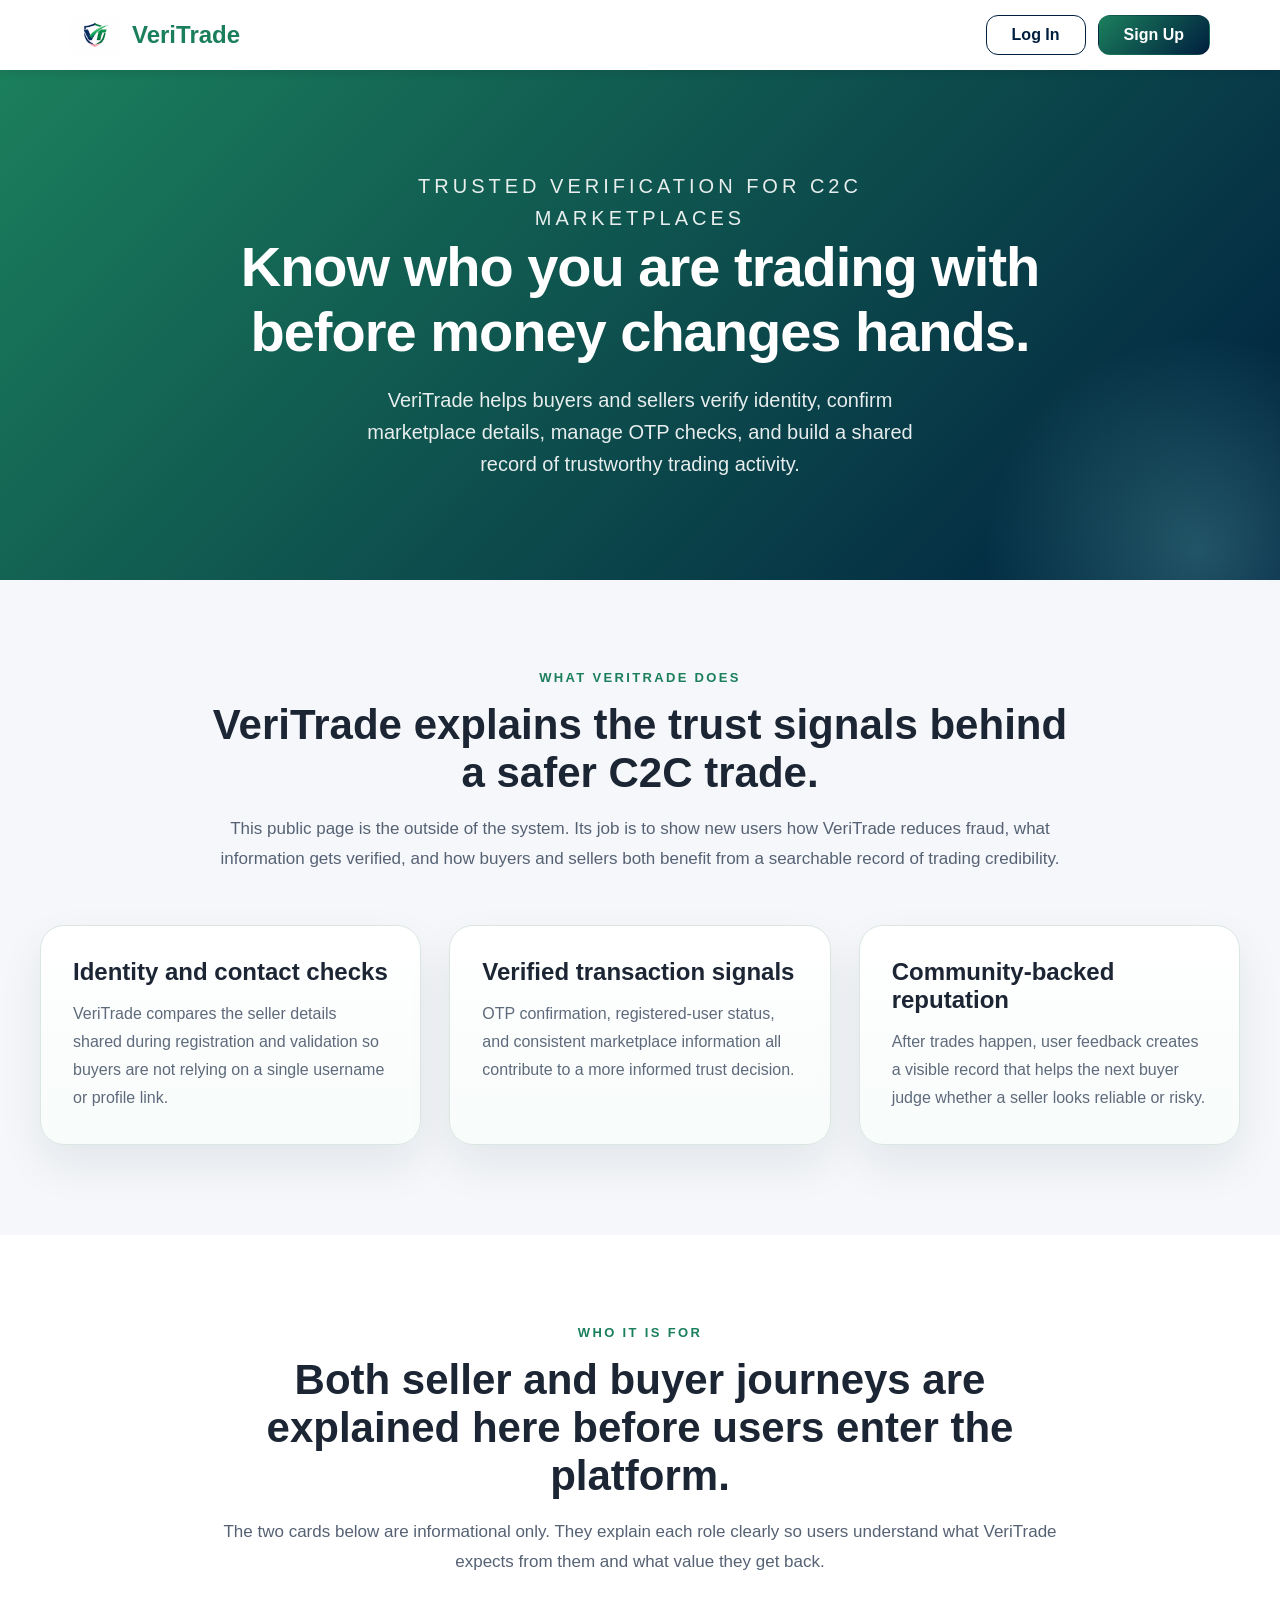
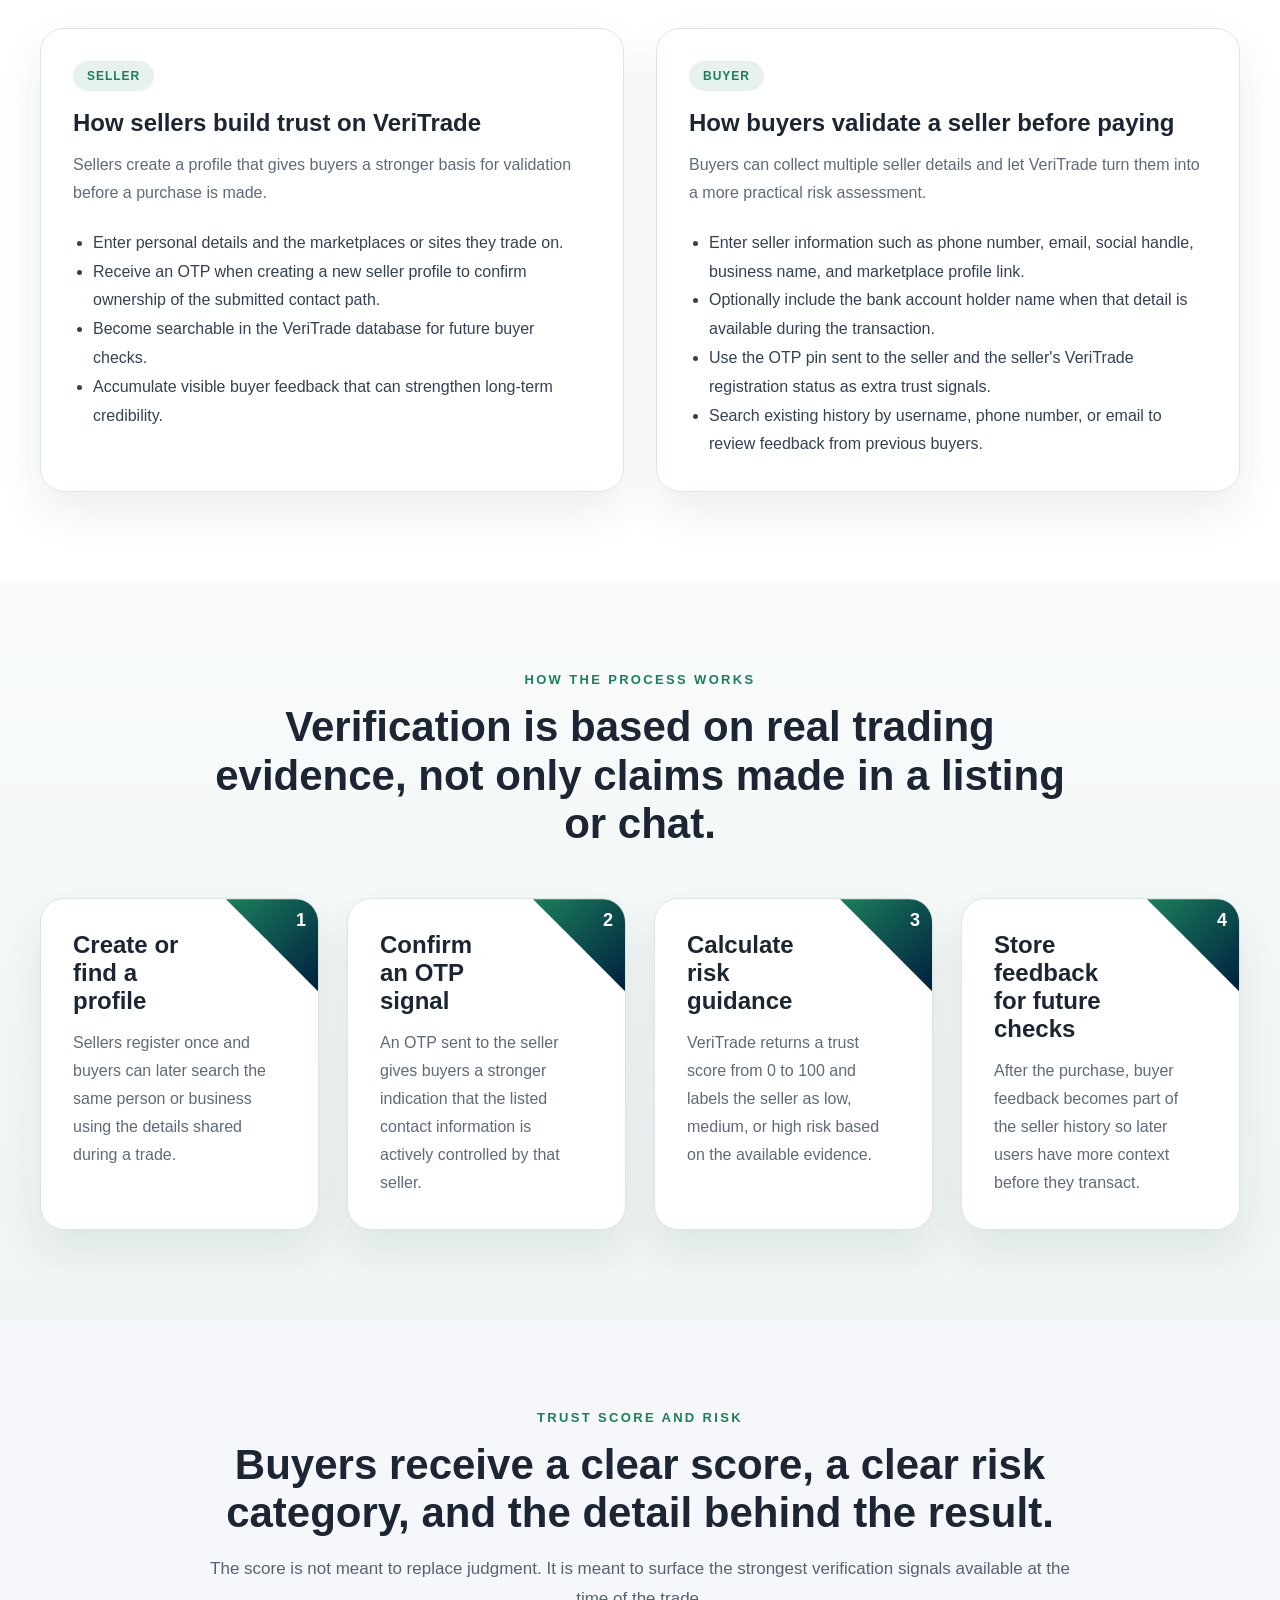
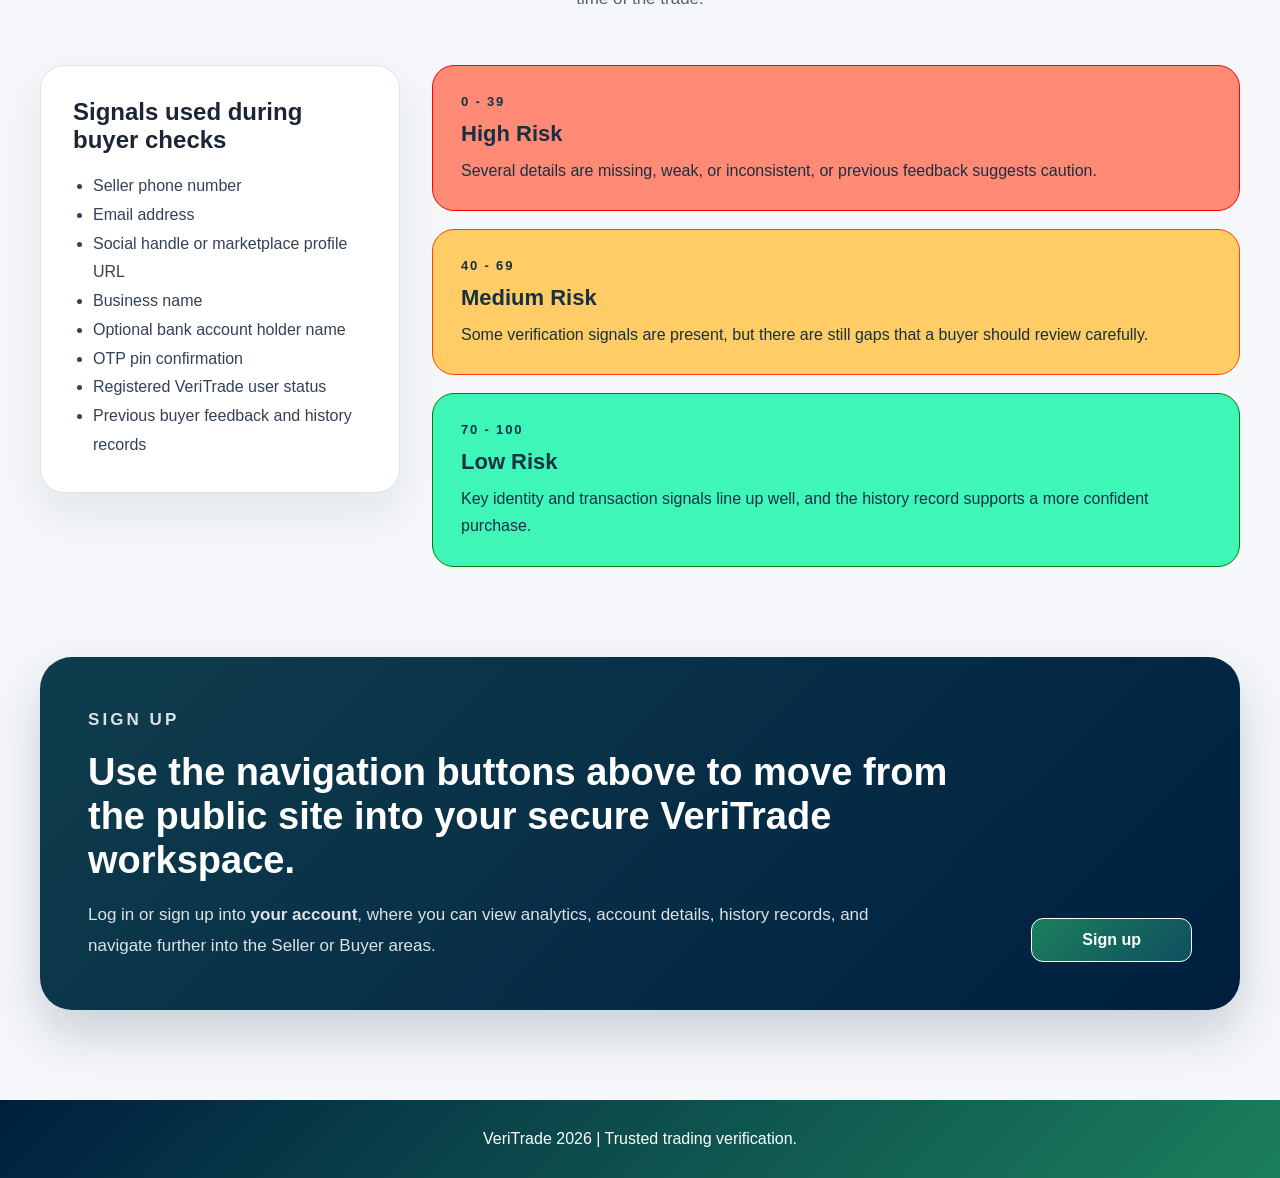
<file: index.html>
<!DOCTYPE html>
<html lang="en">
<head>
    <meta charset="UTF-8">
    <meta name="viewport" content="width=device-width, initial-scale=1.0">
    <title>VeriTrade | C2C Buyer and Seller Verification</title>
    <meta name="description" content="VeriTrade helps buyers and sellers verify trading identities on C2C ecommerce platforms using OTP confirmation, trust scores, and shared feedback history.">
    <link rel="stylesheet" href="css/style.css?v=20260601-4">
    <script src="javascript/app.js?v=20260601-5" defer></script>
</head>
<body class="home-page">
    <nav class="navbar">
        <div class="nav-container">
            <a href="index.html" class="nav-logo">
                <img src="assets/VeriTrade-logo.png" alt="VeriTrade Logo" class="nav-logo-img">
                <span class="nav-logo-text">VeriTrade</span>
            </a>
            <div class="nav-auth-actions">
                <a href="auth.html?mode=login" class="nav-btn-login">Log In</a>
                <a href="auth.html?mode=signup" class="nav-btn-signup">Sign Up</a>
            </div>
        </div>
    </nav>

    <main>
        <section class="hero">
            <div class="hero-content">
                <p class="hero-eyebrow">Trusted verification for C2C marketplaces</p>
                <h1>Know who you are trading with before money changes hands.</h1>
                <p>VeriTrade helps buyers and sellers verify identity, confirm marketplace details, manage OTP checks, and build a shared record of trustworthy trading activity.</p>
            </div>
        </section>

        <section class="purpose-section">
            <div class="home-shell">
                <div class="section-header">
                    <p class="section-label">What VeriTrade does</p>
                    <h2>VeriTrade explains the trust signals behind a safer C2C trade.</h2>
                    <p>This public page is the outside of the system. Its job is to show new users how VeriTrade reduces fraud, what information gets verified, and how buyers and sellers both benefit from a searchable record of trading credibility.</p>
                </div>

                <div class="purpose-grid">
                    <article class="info-panel">
                        <h3>Identity and contact checks</h3>
                        <p>VeriTrade compares the seller details shared during registration and validation so buyers are not relying on a single username or profile link.</p>
                    </article>
                    <article class="info-panel">
                        <h3>Verified transaction signals</h3>
                        <p>OTP confirmation, registered-user status, and consistent marketplace information all contribute to a more informed trust decision.</p>
                    </article>
                    <article class="info-panel">
                        <h3>Community-backed reputation</h3>
                        <p>After trades happen, user feedback creates a visible record that helps the next buyer judge whether a seller looks reliable or risky.</p>
                    </article>
                </div>
            </div>
        </section>

        <section class="roles-section">
            <div class="home-shell">
                <div class="section-header">
                    <p class="section-label">Who it is for</p>
                    <h2>Both seller and buyer journeys are explained here before users enter the platform.</h2>
                    <p>The two cards below are informational only. They explain each role clearly so users understand what VeriTrade expects from them and what value they get back.</p>
                </div>

                <div class="role-grid">
                    <article class="role-card seller-role-card">
                        <span class="role-tag">Seller</span>
                        <h3>How sellers build trust on VeriTrade</h3>
                        <p>Sellers create a profile that gives buyers a stronger basis for validation before a purchase is made.</p>
                        <ul class="role-list">
                            <li>Enter personal details and the marketplaces or sites they trade on.</li>
                            <li>Receive an OTP when creating a new seller profile to confirm ownership of the submitted contact path.</li>
                            <li>Become searchable in the VeriTrade database for future buyer checks.</li>
                            <li>Accumulate visible buyer feedback that can strengthen long-term credibility.</li>
                        </ul>
                    </article>

                    <article class="role-card buyer-role-card">
                        <span class="role-tag">Buyer</span>
                        <h3>How buyers validate a seller before paying</h3>
                        <p>Buyers can collect multiple seller details and let VeriTrade turn them into a more practical risk assessment.</p>
                        <ul class="role-list">
                            <li>Enter seller information such as phone number, email, social handle, business name, and marketplace profile link.</li>
                            <li>Optionally include the bank account holder name when that detail is available during the transaction.</li>
                            <li>Use the OTP pin sent to the seller and the seller's VeriTrade registration status as extra trust signals.</li>
                            <li>Search existing history by username, phone number, or email to review feedback from previous buyers.</li>
                        </ul>
                    </article>
                </div>
            </div>
        </section>

        <section class="journey-section">
            <div class="home-shell">
                <div class="section-header">
                    <p class="section-label">How the process works</p>
                    <h2>Verification is based on real trading evidence, not only claims made in a listing or chat.</h2>
                </div>

                <div class="journey-grid">
                    <article class="journey-step">
                        <span class="journey-number">1</span>
                        <h3>Create or find a profile</h3>
                        <p>Sellers register once and buyers can later search the same person or business using the details shared during a trade.</p>
                    </article>
                    <article class="journey-step">
                        <span class="journey-number">2</span>
                        <h3>Confirm an OTP signal</h3>
                        <p>An OTP sent to the seller gives buyers a stronger indication that the listed contact information is actively controlled by that seller.</p>
                    </article>
                    <article class="journey-step">
                        <span class="journey-number">3</span>
                        <h3>Calculate risk guidance</h3>
                        <p>VeriTrade returns a trust score from 0 to 100 and labels the seller as low, medium, or high risk based on the available evidence.</p>
                    </article>
                    <article class="journey-step">
                        <span class="journey-number">4</span>
                        <h3>Store feedback for future checks</h3>
                        <p>After the purchase, buyer feedback becomes part of the seller history so later users have more context before they transact.</p>
                    </article>
                </div>
            </div>
        </section>

        <section class="score-section">
            <div class="home-shell">
                <div class="section-header">
                    <p class="section-label">Trust score and risk</p>
                    <h2>Buyers receive a clear score, a clear risk category, and the detail behind the result.</h2>
                    <p>The score is not meant to replace judgment. It is meant to surface the strongest verification signals available at the time of the trade.</p>
                </div>

                <div class="score-layout">
                    <article class="input-card">
                        <h3>Signals used during buyer checks</h3>
                        <ul class="role-list compact-list">
                            <li>Seller phone number</li>
                            <li>Email address</li>
                            <li>Social handle or marketplace profile URL</li>
                            <li>Business name</li>
                            <li>Optional bank account holder name</li>
                            <li>OTP pin confirmation</li>
                            <li>Registered VeriTrade user status</li>
                            <li>Previous buyer feedback and history records</li>
                        </ul>
                    </article>

                    <div class="risk-scale">
                        <article class="risk-band high-risk">
                            <span class="risk-range">0 - 39</span>
                            <h3>High Risk</h3>
                            <p>Several details are missing, weak, or inconsistent, or previous feedback suggests caution.</p>
                        </article>
                        <article class="risk-band medium-risk">
                            <span class="risk-range">40 - 69</span>
                            <h3>Medium Risk</h3>
                            <p>Some verification signals are present, but there are still gaps that a buyer should review carefully.</p>
                        </article>
                        <article class="risk-band low-risk">
                            <span class="risk-range">70 - 100</span>
                            <h3>Low Risk</h3>
                            <p>Key identity and transaction signals line up well, and the history record supports a more confident purchase.</p>
                        </article>
                    </div>
                </div>
            </div>
        </section>

        <section class="access-section">
            <div class="home-shell access-banner">
                <div class="access-banner-content">
                    <div class="access-banner-copy">
                        <p class="section-label section-label-light">Sign up</p>
                        <h2>Use the navigation buttons above to move from the public site into your secure VeriTrade workspace.</h2>
                        <p>Log in or sign up into <strong>your account</strong>, where you can view analytics, account details, history records, and navigate further into the Seller or Buyer areas.</p>
                    </div>
                    <a href="auth.html?mode=signup" class="btn-signup-home">Sign up</a>
                </div>
            </div>
        </section>
    </main>

    <footer class="footer">
        <p>VeriTrade <span data-current-year></span> | Trusted trading verification.</p>
    </footer>
</body>
</html>
</file>
<file: css/style.css>
* {
    margin: 0;
    padding: 0;
    box-sizing: border-box;
}

body {
    font-family: "Segoe UI", Tahoma, Geneva, Verdana, sans-serif;
    background: #f5f7fa;
    min-height: 100vh;
}

body:not(.home-page):not(.portal-page) {
    background: linear-gradient(135deg, #1B7F5C 0%, #001F3F 100%);
    display: flex;
    justify-content: center;
    align-items: center;
    padding: 20px;
}

body.portal-page {
    display: block;
    width: 100%;
    overflow-x: hidden;
}

.navbar {
    background: white;
    box-shadow: 0 2px 10px rgba(0, 0, 0, 0.1);
    position: sticky;
    top: 0;
    z-index: 1000;
}

.nav-container {
    max-width: 1200px;
    margin: 0 auto;
    padding: 15px 30px;
    display: flex;
    justify-content: space-between;
    align-items: center;
}

.nav-logo {
    display: flex;
    align-items: center;
    gap: 12px;
    font-size: 24px;
    font-weight: 700;
    color: #1B7F5C;
    text-decoration: none;
}

.nav-logo-img {
    width: 50px;
    height: 40px;
    border-radius: 8px;
    object-fit: cover;
}

.nav-links {
    display: flex;
    list-style: none;
    gap: 30px;
    align-items: center;
}

.nav-links a {
    text-decoration: none;
    color: #333;
    font-weight: 600;
    transition: color 0.3s ease;
}

.nav-links a:hover,
.nav-links a.active {
    color: #1B7F5C;
}

.nav-auth-actions {
    display: flex;
    gap: 12px;
    align-items: center;
}

.nav-btn-login,
.nav-btn-signup,
.btn-signup-home,
.card-btn,
.submit-btn {
    text-decoration: none;
    font-weight: 700;
    transition: transform 0.3s ease, box-shadow 0.3s ease;
}

.nav-btn-login {
    background: #fff;
    border: 1px solid #001F3F;
    border-radius: 12px;
    color: #001F3F;
    padding: 10px 25px;
    display: inline-flex;
    align-items: center;
    justify-content: center;
}

.nav-btn-login:hover {
    transform: translateY(-2px);
    box-shadow: 0 10px 25px rgba(0, 31, 63, 0.12);
}

.nav-btn-signup {
    background: linear-gradient(135deg, #1B7F5C 0%, #001F3F 100%);
    border: 1px solid transparent;
    border-radius: 12px;
    color: white;
    padding: 10px 25px;
    display: inline-flex;
    align-items: center;
    justify-content: center;
}

.nav-btn-signup:hover {
    transform: translateY(-2px);
    box-shadow: 0 10px 25px rgba(27, 127, 92, 0.3);
}

.nav-container-inside {
    max-width: 1400px;
    margin: 0 auto;
    padding: 15px 30px;
    display: flex;
    align-items: center;
    gap: 18px;
    position: relative;
}

.nav-links-inside {
    display: flex;
    align-items: center;
    gap: 30px;
    list-style: none;
    margin-left: auto;
    padding: 0;
}

.nav-links-inside a {
    text-decoration: none;
    color: #222;
    font-weight: 600;
    transition: color 0.3s ease;
}

.nav-links-inside a:hover,
.nav-links-inside a.active {
    color: #158052;
}

.portal-nav-toggle {
    display: none;
    margin-left: auto;
    border: 1px solid #d6e2dd;
    background: #fff;
    color: #173042;
    border-radius: 12px;
    padding: 10px 16px;
    font-size: 14px;
    font-weight: 700;
    cursor: pointer;
    flex: 0 0 auto;
}

.portal-nav-menu {
    display: flex;
    align-items: center;
    margin-left: auto;
    gap: 18px;
    min-width: 0;
    flex: 1 1 auto;
    justify-content: flex-end;
}

a.exit-btn,
.exit-btn {
    margin-left: 22px;
    background: linear-gradient(135deg, #1B7F5C 30%, #001F3F 100%);
    border: none;
    border-radius: 20px;
    color: #fff;
    display: inline-flex;
    align-items: center;
    justify-content: center;
    font-weight: 600;
    cursor: pointer;
    padding: 10px 24px;
    text-decoration: none;
    transition: transform 0.3s ease, box-shadow 0.3s ease;
}

a.exit-btn:link,
a.exit-btn:visited,
a.exit-btn:hover,
a.exit-btn:active,
a.exit-btn:focus,
.exit-btn:visited,
.exit-btn a,
.exit-btn a:link,
.exit-btn a:visited,
.exit-btn a:hover,
.exit-btn a:active,
.exit-btn a:focus {
    color: #fff;
    text-decoration: none !important;
}

.exit-btn:hover {
    color: #fff;
    text-decoration: none;
    transform: translateY(-2px);
    box-shadow: 0 10px 24px rgba(0, 31, 63, 0.18);
}

.exit-btn:focus-visible {
    outline: 3px solid rgba(27, 127, 92, 0.24);
    outline-offset: 3px;
}

.hero {
    background: linear-gradient(135deg, #1B7F5C 0%, #001F3F 100%);
    color: white;
    padding: 100px 30px;
    text-align: center;
    position: relative;
    overflow: hidden;
}

.hero::after {
    content: "";
    position: absolute;
    inset: auto -10% -35% auto;
    width: 420px;
    height: 420px;
    border-radius: 50%;
    background: radial-gradient(circle, rgba(127, 228, 212, 0.25) 0%, rgba(127, 228, 212, 0) 72%);
}

.hero-content {
    position: relative;
    z-index: 1;
    max-width: 900px;
    margin: 0 auto;
}

.hero-eyebrow {
    font-size: 13px;
    text-transform: uppercase;
    letter-spacing: 0.2em;
    margin-bottom: 18px;
    opacity: 0.9;
}

.hero-content h1 {
    font-size: 56px;
    margin-bottom: 20px;
    font-weight: 700;
    letter-spacing: -1px;
}

.hero-content p {
    font-size: 20px;
    opacity: 0.9;
    max-width: 600px;
    margin: 0 auto;
    line-height: 1.6;
}

.home-shell,
.portal-container {
    max-width: 1200px;
    margin: 0 auto;
}

.purpose-section,
.roles-section,
.journey-section,
.score-section,
.dashboard-overview,
.dashboard-details,
.workspace-section {
    padding: 90px 30px;
}

.purpose-section,
.score-section,
.dashboard-details {
    background: #f5f7fa;
}

.roles-section,
.dashboard-overview,
.workspace-section {
    background: white;
}

.journey-section {
    background: linear-gradient(180deg, #f9fbfb 0%, #eef5f3 100%);
}

.section-header {
    max-width: 860px;
    margin: 0 auto 50px;
    text-align: center;
}

.section-header-left {
    max-width: 760px;
    margin: 0 0 40px;
    text-align: left;
}

.section-header h2 {
    font-size: 42px;
    color: #1c2533;
    margin-bottom: 16px;
    line-height: 1.15;
}

.section-header p:last-child {
    color: #566274;
    font-size: 17px;
    line-height: 1.8;
}

.section-label {
    color: #1B7F5C;
    font-size: 13px;
    font-weight: 700;
    letter-spacing: 0.18em;
    text-transform: uppercase;
    margin-bottom: 16px;
}

.section-label-light {
    color: #7FE4D4;
}

.purpose-grid,
.journey-grid,
.stats-grid,
.dashboard-grid,
.workspace-grid,
.role-grid,
.score-layout {
    display: grid;
}

.purpose-grid,
.journey-grid,
.stats-grid,
.dashboard-grid,
.workspace-grid {
    gap: 28px;
}

.purpose-grid {
    grid-template-columns: repeat(auto-fit, minmax(250px, 1fr));
}

.role-grid {
    grid-template-columns: repeat(auto-fit, minmax(320px, 1fr));
    gap: 32px;
}

.journey-grid {
    grid-template-columns: repeat(auto-fit, minmax(240px, 1fr));
}

.score-layout {
    grid-template-columns: minmax(280px, 360px) 1fr;
    gap: 32px;
    align-items: start;
}

.info-panel,
.role-card,
.journey-step,
.input-card,
.stat-card,
.detail-card,
.workspace-card {
    background: white;
    border-radius: 24px;
    padding: 32px;
    border: 1px solid #dbe6e2;
    box-shadow: 0 20px 45px rgba(12, 33, 55, 0.08);
}

.info-panel {
    background: linear-gradient(180deg, #ffffff 0%, #f8fcfb 100%);
}

.info-panel h3,
.role-card h3,
.journey-step h3,
.input-card h3,
.stat-card h3,
.detail-card h3,
.workspace-card h3 {
    color: #1c2533;
    margin-bottom: 14px;
    font-size: 24px;
}

.info-panel p,
.role-card p,
.journey-step p,
.input-card p,
.stat-card p,
.detail-card p,
.workspace-card p {
    color: #5e6a7b;
    line-height: 1.75;
}

.role-tag,
.workspace-tag,
.card-kicker {
    display: inline-flex;
    align-items: center;
    padding: 8px 14px;
    border-radius: 999px;
    background: rgba(27, 127, 92, 0.1);
    color: #1B7F5C;
    font-size: 12px;
    font-weight: 700;
    letter-spacing: 0.08em;
    text-transform: uppercase;
    margin-bottom: 18px;
}

.role-list,
.workspace-list {
    margin-top: 22px;
    padding-left: 20px;
    color: #334155;
    line-height: 1.8;
}

.compact-list {
    margin-top: 18px;
}

.journey-number {
    display: inline-flex;
    align-items: center;
    justify-content: center;
    width: 54px;
    height: 54px;
    border-radius: 16px;
    background: linear-gradient(135deg, #1B7F5C 0%, #001F3F 100%);
    color: white;
    font-size: 18px;
    font-weight: 700;
}

.journey-step {
    position: relative;
    overflow: hidden;
    text-align: left;
}

.journey-step .journey-number {
    position: absolute;
    top: 0;
    right: 0;
    width: 92px;
    height: 92px;
    border-radius: 0;
    align-items: flex-start;
    justify-content: flex-end;
    padding: 12px 12px 0 0;
    background: linear-gradient(135deg, #1B7F5C 0%, #001F3F 100%);
    clip-path: polygon(100% 0, 0 0, 100% 100%);
    line-height: 1;
    z-index: 1;
}

.journey-step h3 {
    padding-right: 88px;
}

.journey-step p {
    padding-right: 14px;
}

.risk-scale {
    display: grid;
    gap: 18px;
}

.risk-band {
    border-radius: 22px;
    padding: 26px 28px;
    color: #173042;
}

.risk-range {
    display: inline-block;
    margin-bottom: 12px;
    font-size: 13px;
    font-weight: 700;
    letter-spacing: 0.14em;
    text-transform: uppercase;
}

.risk-band h3 {
    margin-bottom: 10px;
    font-size: 22px;
}

.risk-band p {
    line-height: 1.7;
}

.high-risk {
    background: #ff8b77;
    border: 1px solid red;
}

.medium-risk {
    background: hsl(40, 100%, 70%);
    border: 1px solid orangered;
}

.low-risk {
    background: #3ff6b9;
    border: 1px solid green;
}

.access-section {
    padding: 0 30px 90px;
    background: #f5f7fa;
}

.access-banner {
    background: linear-gradient(135deg, #0f3d4d 0%, #001F3F 100%);
    color: white;
    border-radius: 32px;
    padding: 48px;
    box-shadow: 0 24px 50px rgba(0, 31, 63, 0.18);
}

.access-banner-content {
    display: grid;
    grid-template-columns: minmax(0, 1fr) auto;
    align-items: stretch;
    gap: 28px 36px;
}

.access-banner-copy {
    min-width: 0;
}

.access-banner h2 {
    font-size: 38px;
    margin-bottom: 18px;
    line-height: 1.15;
}

.access-banner p {
    max-width: 820px;
    color: rgba(255, 255, 255, 0.86);
    font-size: 17px;
    line-height: 1.8;
}

.btn-signup-home {
    background: linear-gradient(135deg, #1B7F5C 0%, #0f4f60 100%);
    border: 1px solid white;
    border-radius: 12px;
    color: white;
    padding: 12px 50px;
    margin: 0;
    display: inline-flex;
    align-items: center;
    justify-content: center;
    white-space: nowrap;
    align-self: end;
}

.btn-signup-home:hover {
    transform: translateY(-2px);
    box-shadow: 0 12px 24px rgba(0, 0, 0, 0.22);
}

.portal-hero {
    background: linear-gradient(135deg, #1B7F5C 0%, #001F3F 100%);
    color: white;
    padding: 80px 30px;
    text-align: center;
}

.portal-hero-content {
    max-width: 700px;
    margin: 0 auto;
}

.portal-hero-content h1 {
    font-size: 48px;
    margin-bottom: 20px;
    font-weight: 700;
}

.portal-hero-content p {
    font-size: 18px;
    opacity: 0.9;
    line-height: 1.6;
}

.seller-hero {
    background: linear-gradient(135deg, #7FE4D4 0%, #1B7F5C 100%);
}

.user-hero {
    background: linear-gradient(135deg, #103f4f 0%, #001F3F 100%);
}

.stats-grid {
    grid-template-columns: repeat(auto-fit, minmax(220px, 1fr));
}

.stat-card {
    position: relative;
    overflow: hidden;
}

.stat-card::before {
    content: "";
    position: absolute;
    top: 0;
    left: 0;
    width: 100%;
    height: 5px;
    background: linear-gradient(135deg, #1B7F5C 0%, #7FE4D4 100%);
}

.stat-value {
    display: block;
    font-size: 46px;
    font-weight: 700;
    color: #1B7F5C;
    margin-bottom: 16px;
}

.stat-value.is-empty {
    font-size: 22px;
    color: #5e6a7b;
    line-height: 1.3;
}

.dashboard-grid {
    grid-template-columns: repeat(auto-fit, minmax(280px, 1fr));
    align-items: start;
}

.dashboard-grid-spaced {
    margin-top: 36px;
}

.dashboard-details-compact {
    padding-top: 24px;
    padding-bottom: 24px;
}

.dashboard-details-compact + .dashboard-details-compact {
    padding-top: 0;
}

.seller-single-column {
    max-width: 920px;
    margin: 0 auto;
}

.buyer-seller-safety-card {
    margin-block: 20px;
}

.detail-list {
    list-style: none;
    display: grid;
    gap: 16px;
}

.detail-list li {
    display: flex;
    justify-content: space-between;
    align-items: flex-start;
    gap: 20px;
    padding-bottom: 14px;
    border-bottom: 1px solid #e3ece8;
    color: #425062;
    line-height: 1.6;
}

.detail-list strong,
.metric-row strong {
    color: #1c2533;
}

.metric-stack {
    display: grid;
    gap: 20px;
}

.portal-form {
    margin-top: 18px;
}

.seller-registration-card .portal-form {
    margin-top: 24px;
}

.portal-form-grid {
    display: grid;
    grid-template-columns: repeat(2, minmax(0, 1fr));
    gap: 18px 20px;
}

.seller-registration-grid {
    align-items: start;
    gap: 22px;
}

.portal-form-grid-wide {
    grid-column: 1 / -1;
}

.seller-section-card {
    grid-column: 1 / -1;
    display: grid;
    gap: 18px;
    margin: 0;
    padding: 24px;
    border: 1px solid #dbe6e2;
    border-radius: 22px;
    background: linear-gradient(180deg, #fbfdfd 0%, #f4f9f7 100%);
}

.seller-section-header {
    display: grid;
    gap: 6px;
}

.seller-section-header h4 {
    color: #1c2533;
    font-size: 24px;
    line-height: 1.2;
}

.seller-section-header .form-note {
    margin-top: 0;
}

.seller-inline-grid {
    display: grid;
    grid-template-columns: repeat(2, minmax(0, 1fr));
    gap: 18px 20px;
}

.seller-inline-card {
    margin: 0;
    padding: 18px;
    border: 1px solid #dbe6e2;
    border-radius: 18px;
    background: #fff;
}

.buyer-otp-section {
    gap: 20px;
}

.buyer-otp-flow {
    display: grid;
    gap: 18px;
}

.buyer-otp-flow-row {
    display: grid;
    grid-template-columns: minmax(0, 1.15fr) minmax(280px, 0.85fr);
    gap: 18px 20px;
    align-items: start;
}

.buyer-otp-card {
    display: grid;
    gap: 10px;
}

.buyer-otp-card .inline-action-btn {
    justify-self: start;
}

.address-container-outer {
    grid-column: 1 / -1;
    display: grid;
    gap: 18px;
}

.address-container-inner {
    border: 2px solid #c7d6d0;
    border-radius: 20px;
    padding: 22px;
    background: #fff;
}

.address-grid {
    display: grid;
    grid-template-columns: repeat(2, minmax(0, 1fr));
    gap: 18px 20px;
    margin-top: 0;
}

.form-group textarea {
    width: 100%;
    padding: 12px 15px;
    border: 2px solid #e0e0e0;
    border-radius: 8px;
    font-size: 14px;
    transition: border-color 0.3s ease;
    font-family: inherit;
    resize: vertical;
    min-height: 110px;
}

.form-group textarea:focus {
    outline: none;
    border-color: #1B7F5C;
    box-shadow: 0 0 0 3px rgba(27, 127, 92, 0.1);
}

.form-group select {
    width: 100%;
    padding: 12px 15px;
    border: 2px solid #e0e0e0;
    border-radius: 8px;
    font-size: 14px;
    transition: border-color 0.3s ease;
    font-family: inherit;
    background: #fff;
    color: #334155;
}

.form-group select:focus {
    outline: none;
    border-color: #1B7F5C;
    box-shadow: 0 0 0 3px rgba(27, 127, 92, 0.1);
}

input[readonly] {
    background: #f1f5f7;
    color: #617181;
    cursor: not-allowed;
}

.form-note {
    margin-top: 8px;
}

.input-optional {
    color: #617181;
    font-weight: 500;
}

.checkbox-row {
    margin: 24px 0 18px;
    color: #425062;
}

.checkbox-grid {
    display: grid;
    grid-template-columns: repeat(auto-fit, minmax(180px, 1fr));
    gap: 12px;
    margin-top: 14px;
}

.checkbox-chip {
    min-height: 54px;
    padding: 14px 16px;
    border: 1px solid #d6e2dd;
    border-radius: 16px;
    background: #f7fbfa;
    color: #314354;
    transition: border-color 0.2s ease, background 0.2s ease, box-shadow 0.2s ease;
}

.checkbox-chip:hover {
    border-color: #1B7F5C;
    box-shadow: 0 10px 24px rgba(27, 127, 92, 0.08);
}

.checkbox-chip input[type="checkbox"] {
    margin-right: 10px;
}

.inline-action-btn {
    margin-top: 12px;
    border: none;
    border-radius: 12px;
    background: linear-gradient(135deg, #1B7F5C 0%, #0f4f60 100%);
    color: #fff;
    padding: 11px 18px;
    font-size: 14px;
    font-weight: 700;
    cursor: pointer;
    transition: transform 0.2s ease, box-shadow 0.2s ease;
}

.inline-action-btn:hover {
    transform: translateY(-1px);
    box-shadow: 0 12px 24px rgba(27, 127, 92, 0.22);
}

.inline-action-btn:disabled {
    background: #c7d4d0;
    color: #5f6e79;
    cursor: not-allowed;
    box-shadow: none;
    transform: none;
}

.inline-action-btn-secondary {
    background: #eef5f3;
    color: #173042;
}

.inline-status {
    margin-top: 10px;
    font-size: 13px;
    line-height: 1.6;
    color: #5e6a7b;
}

.inline-status.is-success {
    color: #1B7F5C;
}

.inline-status.is-error {
    color: #c0392b;
}

.upload-panel {
    border: 1px solid #dbe6e2;
    border-radius: 20px;
    padding: 22px;
    background: linear-gradient(180deg, #fbfdfd 0%, #f3f8f6 100%);
}

.upload-panel-actions {
    display: flex;
    flex-wrap: wrap;
    gap: 12px;
    margin-top: 18px;
}

.upload-panel-actions .inline-action-btn {
    margin-top: 0;
}

.capture-preview-card {
    display: grid;
    grid-template-columns: 140px 1fr;
    gap: 18px;
    align-items: center;
    margin-top: 22px;
    padding: 18px;
    border: 1px dashed #c4d6cf;
    border-radius: 18px;
    background: #fff;
}

.capture-preview-thumb {
    min-height: 120px;
    border-radius: 14px;
    background: #edf4f1;
    background-position: center;
    background-repeat: no-repeat;
    background-size: cover;
}

.capture-preview-thumb.is-empty {
    position: relative;
}

.capture-preview-thumb.is-empty::after {
    content: "Preview";
    position: absolute;
    inset: 0;
    display: flex;
    align-items: center;
    justify-content: center;
    color: #7b8b97;
    font-size: 13px;
    font-weight: 700;
    letter-spacing: 0.08em;
    text-transform: uppercase;
}

.capture-preview-copy strong {
    display: block;
    margin-bottom: 8px;
    color: #1c2533;
}

.capture-preview-copy p {
    color: #5e6a7b;
    line-height: 1.7;
}

.verification-panel {
    border: 1px solid #dbe6e2;
    border-radius: 22px;
    padding: 24px;
    background: linear-gradient(180deg, #ffffff 0%, #f6fbf9 100%);
}

.seller-verification-shell .verification-panel {
    background: #fff;
}

.seller-verification-shell .verification-panel-header {
    padding-bottom: 18px;
    border-bottom: 1px solid #e3ece8;
}

.verification-panel-header {
    display: flex;
    justify-content: space-between;
    gap: 18px;
    align-items: flex-start;
}

.verification-panel-header h4 {
    color: #1c2533;
    font-size: 24px;
    margin-top: 6px;
}

.verification-checklist {
    display: grid;
    gap: 10px;
    margin-top: 20px;
}

.verification-checklist p {
    color: #334155;
    font-weight: 600;
}

.seller-verification-upload-grid {
    display: grid;
    grid-template-columns: repeat(2, minmax(0, 1fr));
    gap: 18px 20px;
    margin-top: 22px;
}

.seller-upload-step {
    display: grid;
    gap: 12px;
    align-content: start;
}

.seller-upload-step .upload-panel {
    height: 100%;
}

.seller-upload-state {
    margin-top: 0;
}

.seller-verification-summary {
    margin-top: 22px;
}

.verification-score-bar {
    margin-top: 18px;
}

.verification-score-grid {
    display: grid;
    grid-template-columns: repeat(2, minmax(0, 1fr));
    gap: 16px;
    margin-top: 18px;
}

.verification-score-card {
    border: 1px solid #dbe6e2;
    border-radius: 18px;
    padding: 18px;
    background: #fff;
}

.verification-score-card-full {
    grid-column: 1 / -1;
}

.verification-score-card strong {
    display: block;
    color: #1c2533;
    font-size: 28px;
    line-height: 1.1;
    margin-bottom: 8px;
}

.verification-score-card p {
    color: #5e6a7b;
    line-height: 1.7;
}

.buyer-safety-score-wrap {
    grid-column: 1 / -1;
    margin-top: 2px;
    padding-bottom: 14px;
}

.buyer-safety-score-grid {
    margin-top: 0;
}

.buyer-safety-score-card {
    width: 100%;
    max-width: none;
    transition:
        background-color 180ms ease,
        border-color 180ms ease,
        box-shadow 180ms ease;
}

.buyer-safety-score-card-high {
    background: #ff8b77;
    border-color: red;
}

.buyer-safety-score-card-medium {
    background: hsl(40, 100%, 70%);
    border-color: orangered;
}

.buyer-safety-score-card-low {
    background: #3ff6b9;
    border-color: green;
}

.buyer-safety-score-card-high .result-label,
.buyer-safety-score-card-medium .result-label,
.buyer-safety-score-card-low .result-label,
.buyer-safety-score-card-high strong,
.buyer-safety-score-card-medium strong,
.buyer-safety-score-card-low strong,
.buyer-safety-score-card-high p,
.buyer-safety-score-card-medium p,
.buyer-safety-score-card-low p {
    color: #173042;
}

.verification-message-stack {
    display: grid;
    gap: 6px;
    margin-top: 18px;
}

.verification-action-row {
    display: flex;
    flex-wrap: wrap;
    gap: 12px;
    margin-top: 18px;
}

.verification-action-row .inline-action-btn {
    margin-top: 0;
}

.status-banner {
    min-height: 22px;
    margin-top: 16px;
    font-size: 14px;
    font-weight: 600;
    color: #5e6a7b;
}

.status-banner.success {
    color: #1B7F5C;
}

.status-banner.error {
    color: #c0392b;
}

.metric-row {
    display: flex;
    justify-content: space-between;
    gap: 14px;
    color: #425062;
    font-size: 15px;
}

.metric-bar {
    height: 10px;
    background: #dfeae6;
    border-radius: 999px;
    overflow: hidden;
    margin-top: 10px;
}

.metric-fill {
    display: block;
    height: 100%;
    border-radius: 999px;
    background: linear-gradient(90deg, #1B7F5C 0%, #7FE4D4 100%);
}

.history-list {
    display: grid;
    gap: 16px;
}

.history-item {
    padding: 20px;
    border-radius: 20px;
    background: #f7faf9;
    border: 1px solid #dbe6e2;
}

.history-date {
    color: #1B7F5C;
    font-size: 13px;
    font-weight: 700;
    letter-spacing: 0.08em;
    text-transform: uppercase;
    margin-bottom: 8px;
}

.history-item h4 {
    color: #1c2533;
    margin-bottom: 8px;
    font-size: 18px;
}

.purchase-action-row {
    display: flex;
    flex-wrap: wrap;
    gap: 10px;
    margin-top: 16px;
}

.history-item.empty-state {
    background: #fbfcfc;
}

.user-search-result-btn {
    width: 100%;
    border: 1px solid #dbe6e2;
    border-radius: 20px;
    background: #f7faf9;
    padding: 20px;
    text-align: left;
    cursor: pointer;
    transition: transform 0.2s ease, box-shadow 0.2s ease, border-color 0.2s ease;
}

.user-search-result-btn:hover {
    transform: translateY(-1px);
    border-color: #1B7F5C;
    box-shadow: 0 14px 28px rgba(12, 33, 55, 0.08);
}

.user-search-result-btn h4 {
    color: #1c2533;
    margin-bottom: 8px;
    font-size: 18px;
}

.user-search-result-btn p {
    color: #5e6a7b;
    line-height: 1.7;
}

.user-search-modal {
    position: fixed;
    inset: 0;
    display: grid;
    place-items: center;
    padding: 24px;
    background: rgba(3, 19, 35, 0.7);
    z-index: 1200;
}

.user-search-modal[hidden] {
    display: none !important;
}

.user-search-dialog {
    width: min(560px, 100%);
    background: #fff;
    border-radius: 28px;
    padding: 28px;
    box-shadow: 0 30px 60px rgba(0, 31, 63, 0.28);
}

.user-search-detail-list {
    margin-top: 22px;
}

.admin-hero {
    background: linear-gradient(135deg, #155d4a 0%, #082e54 100%);
}

.admin-access-card {
    max-width: 720px;
}

.admin-dashboard-grid {
    grid-template-columns: minmax(0, 0.95fr) minmax(0, 1.35fr);
}

.admin-chart-card,
.admin-table-card {
    height: 100%;
}

.admin-follow-through-chart {
    display: grid;
    gap: 16px;
    margin-top: 24px;
}

.admin-chart-row {
    padding: 20px;
    border: 1px solid #dbe6e2;
    border-radius: 20px;
    background: linear-gradient(180deg, #ffffff 0%, #f7faf9 100%);
}

.admin-chart-copy {
    display: flex;
    justify-content: space-between;
    gap: 20px;
    align-items: end;
    margin-bottom: 12px;
}

.admin-chart-copy h4 {
    color: #1c2533;
    margin-bottom: 6px;
    font-size: 18px;
}

.admin-chart-copy p {
    color: #5e6a7b;
    line-height: 1.6;
}

.admin-chart-copy strong {
    color: #0c3557;
    font-size: 24px;
    white-space: nowrap;
}

.admin-chart-bar {
    margin-top: 0;
    height: 12px;
}

.admin-table-toolbar {
    display: flex;
    justify-content: space-between;
    gap: 24px;
    align-items: end;
}

.admin-search-group {
    width: min(320px, 100%);
    margin-bottom: 0;
    flex: 0 0 auto;
}

.admin-table-wrap {
    margin-top: 20px;
    overflow-x: auto;
}

.admin-user-table {
    width: 100%;
    min-width: 900px;
    border-collapse: collapse;
}

.admin-user-table thead th {
    padding: 14px 16px;
    text-align: left;
    font-size: 13px;
    font-weight: 700;
    letter-spacing: 0.08em;
    text-transform: uppercase;
    color: #5e6a7b;
    border-bottom: 1px solid #dbe6e2;
}

.admin-user-table tbody td {
    padding: 18px 16px;
    border-bottom: 1px solid #e6efeb;
    color: #334155;
    vertical-align: middle;
    line-height: 1.6;
}

.admin-user-table tbody tr:hover {
    background: #f7faf9;
}

.admin-empty-row td {
    text-align: center;
    color: #5e6a7b;
    padding: 24px 16px;
}

.admin-status-badge {
    display: inline-flex;
    align-items: center;
    justify-content: center;
    padding: 8px 14px;
    border-radius: 999px;
    font-size: 12px;
    font-weight: 700;
    letter-spacing: 0.04em;
    white-space: nowrap;
}

.admin-status-badge.is-verified {
    background: rgba(27, 127, 92, 0.12);
    color: #126445;
}

.admin-status-badge.is-pending {
    background: rgba(217, 145, 0, 0.14);
    color: #8f5a00;
}

.admin-status-badge.is-rejected {
    background: rgba(214, 69, 69, 0.12);
    color: #b53030;
}

.admin-follow-through-cell {
    display: grid;
    gap: 2px;
}

.admin-follow-through-cell strong {
    color: #173042;
}

.admin-follow-through-cell span {
    color: #5e6a7b;
    font-size: 13px;
}

.admin-user-dialog {
    width: min(680px, 100%);
}

.result-card {
    border-top: 5px solid #dbe6e2;
}

.result-card.is-low {
    border-top-color: #1B7F5C;
}

.result-card.is-medium {
    border-top-color: #d99100;
}

.result-card.is-high {
    border-top-color: #d64545;
}

.result-score-row {
    display: flex;
    justify-content: space-between;
    gap: 18px;
    margin: 24px 0;
    align-items: end;
}

.result-label {
    display: block;
    margin-bottom: 8px;
    color: #566274;
    font-size: 13px;
    font-weight: 700;
    letter-spacing: 0.08em;
    text-transform: uppercase;
}

.result-score {
    display: block;
    font-size: 42px;
    line-height: 1;
    color: #1c2533;
}

.result-pill {
    display: inline-flex;
    align-items: center;
    justify-content: center;
    min-width: 120px;
    padding: 10px 18px;
    border-radius: 999px;
    font-size: 14px;
    font-weight: 700;
}

.neutral-pill {
    background: #edf2f5;
    color: #4b5b69;
}

.low-pill {
    background: rgba(27, 127, 92, 0.12);
    color: #1B7F5C;
}

.medium-pill {
    background: rgba(217, 145, 0, 0.14);
    color: #8f5a00;
}

.high-pill {
    background: rgba(214, 69, 69, 0.12);
    color: #b53030;
}

.result-meta {
    margin-top: 18px;
}

.workspace-grid {
    grid-template-columns: repeat(auto-fit, minmax(320px, 1fr));
}

.card-btn {
    display: inline-block;
    padding: 14px 35px;
    border-radius: 8px;
    font-size: 16px;
    letter-spacing: 0.5px;
    text-transform: uppercase;
}

.workspace-card .card-btn {
    margin-top: 26px;
}

.seller-card {
    border-top: 5px solid #1B7F5C;
}

.seller-btn {
    background: linear-gradient(135deg, #1B7F5C 0%, #001F3F 100%);
    color: white;
}

.seller-btn:hover {
    transform: translateY(-2px);
    box-shadow: 0 10px 25px rgba(27, 127, 92, 0.4);
}

.risk-btn {
    background: linear-gradient(135deg, #d64545 0%, #7a1422 100%);
    color: #fff;
}

.risk-btn:hover {
    transform: translateY(-2px);
    box-shadow: 0 10px 25px rgba(214, 69, 69, 0.35);
}

.buyer-card {
    border-top: 5px solid #7FE4D4;
}

.buyer-btn {
    background: linear-gradient(135deg, #7FE4D4 0%, #5fd4c4 100%);
    color: #001F3F;
}

.buyer-btn:hover {
    transform: translateY(-2px);
    box-shadow: 0 10px 25px rgba(127, 228, 212, 0.4);
}

.terms-page {
    background:
        radial-gradient(circle at top left, rgba(27, 127, 92, 0.08), transparent 28%),
        linear-gradient(180deg, #f7f4ee 0%, #fcfbf8 100%);
}

.terms-hero {
    padding: 76px 24px 30px;
}

.terms-hero-inner {
    width: min(900px, 100%);
    margin: 0 auto;
    padding: 42px;
    border: 1px solid rgba(255, 255, 255, 0.2);
    border-radius: 28px;
    background: linear-gradient(135deg, #1B7F5C 30%, #001F3F 100%);
    box-shadow: 0 22px 46px rgba(12, 33, 55, 0.16);
}

.terms-kicker {
    color: rgba(255, 255, 255, 0.78);
    font-size: 13px;
    font-weight: 700;
    letter-spacing: 0.16em;
    text-transform: uppercase;
}

.terms-hero-inner h1 {
    margin-top: 14px;
    color: #ffffff;
    font-size: clamp(34px, 5vw, 52px);
    line-height: 1.08;
    max-width: 720px;
}

.terms-hero-inner p {
    margin-top: 18px;
    color: rgba(240, 247, 255, 0.9);
    font-size: 18px;
    line-height: 1.8;
    max-width: 760px;
}

.terms-shell {
    padding: 0 24px 80px;
}

.terms-layout {
    width: min(900px, 100%);
    margin: 0 auto;
    display: grid;
    gap: 18px;
}

.terms-card {
    padding: 30px 32px;
    border: 1px solid #dde2dc;
    border-radius: 24px;
    background: rgba(255, 255, 255, 0.9);
    box-shadow: 0 12px 30px rgba(12, 33, 55, 0.05);
}

.terms-card-accent {
    border-color: #b8d4ca;
    background: linear-gradient(180deg, #ffffff 0%, #f3faf7 100%);
}

.terms-card h2 {
    color: #1c2533;
    font-size: 24px;
    line-height: 1.3;
    margin-bottom: 14px;
}

.terms-card p {
    color: #4a5a6a;
    line-height: 1.8;
}

.terms-card p + p {
    margin-top: 14px;
}

.terms-list {
    margin-top: 14px;
    padding-left: 22px;
    color: #405264;
    display: grid;
    gap: 10px;
    line-height: 1.7;
}

.footer {
    background: linear-gradient(135deg, #001F3F 0%, #1B7F5C 100%);
    color: #fff;
    padding: 30px;
    text-align: center;
}

.container {
    display: flex;
    gap: 60px;
    max-width: 1200px;
    width: 100%;
    background: white;
    border-radius: 20px;
    box-shadow: 0 20px 60px rgba(0, 0, 0, 0.3);
    overflow: hidden;
}

.content-section {
    flex: 1;
    padding: 60px 40px;
    display: flex;
    flex-direction: column;
    justify-content: center;
    background: linear-gradient(135deg, #1B7F5C 0%, #001F3F 100%);
    color: white;
    min-height: 600px;
}

.logo {
    text-align: center;
    margin-bottom: 40px;
}

.logo img {
    width: 180px;
    height: 90px;
    border-radius: 50%;
    background: white;
    padding: 0.5px;
    margin-bottom: 20px;
    object-fit: fill;
}

.logo h1 {
    font-size: 48px;
    font-weight: 700;
    margin-bottom: 10px;
    letter-spacing: 1px;
}

.description {
    text-align: center;
}

.description p {
    font-size: 18px;
    line-height: 1.8;
    opacity: 0.95;
    font-weight: 300;
}

.auth-section {
    flex: 1;
    padding: 60px 40px;
    display: flex;
    flex-direction: column;
    justify-content: center;
    min-height: 600px;
}

.toggle-container {
    display: flex;
    margin-bottom: 40px;
    border-bottom: 2px solid #e0e0e0;
}

.toggle-btn {
    flex: 1;
    padding: 15px 20px;
    background: none;
    border: none;
    border-bottom: 3px solid transparent;
    color: #999;
    font-size: 16px;
    font-weight: 600;
    cursor: pointer;
    transition: all 0.3s ease;
    text-transform: uppercase;
}

.toggle-btn:hover {
    color: #1B7F5C;
}

.toggle-btn.active {
    color: #1B7F5C;
    border-bottom-color: #1B7F5C;
}

.auth-form {
    display: none;
    animation: fadeIn 0.3s ease;
}

.auth-form.active {
    display: block;
}

@keyframes fadeIn {
    from {
        opacity: 0;
    }

    to {
        opacity: 1;
    }
}

.auth-form h2 {
    font-size: 28px;
    color: #333;
    margin-bottom: 30px;
    font-weight: 700;
}

.form-group {
    margin-bottom: 20px;
}

.form-group label {
    display: block;
    margin-bottom: 8px;
    color: #333;
    font-weight: 600;
    font-size: 14px;
}

.form-group input[type="email"],
.form-group input[type="password"],
.form-group input[type="text"] {
    width: 100%;
    padding: 12px 15px;
    border: 2px solid #e0e0e0;
    border-radius: 8px;
    font-size: 14px;
    transition: border-color 0.3s ease;
    font-family: inherit;
}

.form-group input[type="email"]:focus,
.form-group input[type="password"]:focus,
.form-group input[type="text"]:focus {
    outline: none;
    border-color: #1B7F5C;
    box-shadow: 0 0 0 3px rgba(27, 127, 92, 0.1);
}

.form-group input.error {
    border-color: #ff4757;
}

.error-message {
    display: block;
    color: #ff4757;
    font-size: 12px;
    margin-top: 5px;
    min-height: 15px;
}

.checkbox {
    display: flex;
    align-items: center;
    cursor: pointer;
    font-size: 14px;
    color: #666;
    font-weight: 500;
}

.checkbox input[type="checkbox"] {
    width: 18px;
    height: 18px;
    margin-right: 8px;
    cursor: pointer;
    accent-color: #1B7F5C;
}

.forgot-password-row {
    display: flex;
    justify-content: flex-end;
    margin-bottom: 25px;
    font-size: 14px;
}

.forgot-link {
    color: #1B7F5C;
    font-weight: 600;
}

.forgot-link:hover,
.form-footer a:hover {
    color: #001F3F;
    text-decoration: underline;
}

.submit-btn {
    width: 100%;
    padding: 14px 20px;
    background: linear-gradient(135deg, #1B7F5C 0%, #001F3F 100%);
    color: white;
    border: none;
    border-radius: 8px;
    font-size: 16px;
    cursor: pointer;
    letter-spacing: 0.5px;
    text-transform: uppercase;
}

.submit-btn:hover {
    transform: translateY(-2px);
    box-shadow: 0 10px 25px rgba(27, 127, 92, 0.4);
}

.submit-btn:disabled {
    background: #c7d4d0;
    color: #5f6e79;
    cursor: not-allowed;
    box-shadow: none;
    transform: none;
}

.submit-btn:active {
    transform: translateY(0);
}

.capture-modal {
    position: fixed;
    inset: 0;
    display: grid;
    place-items: center;
    padding: 30px;
    background: rgba(3, 19, 35, 0.7);
    z-index: 1200;
}

.capture-modal[hidden] {
    display: none !important;
}

.capture-dialog {
    width: min(900px, 100%);
    max-height: calc(100vh - 60px);
    overflow: auto;
    background: #fff;
    border-radius: 28px;
    padding: 28px;
    box-shadow: 0 30px 60px rgba(0, 31, 63, 0.28);
}

.capture-dialog-header {
    display: flex;
    justify-content: space-between;
    gap: 20px;
    align-items: flex-start;
}

.capture-close-btn {
    border: none;
    background: #eef5f3;
    color: #173042;
    padding: 10px 16px;
    border-radius: 12px;
    font-weight: 700;
    cursor: pointer;
}

.capture-modal-note {
    margin-bottom: 18px;
}

.capture-dialog-toolbar {
    display: flex;
    justify-content: flex-end;
    gap: 12px;
    margin-bottom: 18px;
}

.capture-canvas-shell {
    border-radius: 22px;
    overflow: hidden;
    background: #0b1e31;
}

.capture-canvas-shell canvas {
    display: block;
    width: 100%;
    height: auto;
    touch-action: none;
}

.capture-dialog-actions {
    display: flex;
    justify-content: flex-end;
    gap: 12px;
    margin-top: 22px;
}

.form-footer {
    text-align: center;
    margin-top: 20px;
    color: #666;
    font-size: 14px;
}

.form-footer a {
    color: #1B7F5C;
    font-weight: 600;
}

@media (max-width: 968px) {
    .container {
        flex-direction: column;
        gap: 0;
    }

    .content-section {
        min-height: 300px;
        padding: 40px 30px;
    }

    .logo h1 {
        font-size: 36px;
    }

    .logo img {
        width: 100px;
        height: 100px;
    }

    .description p {
        font-size: 16px;
    }

    .auth-section {
        min-height: auto;
        padding: 40px 30px;
    }

    .nav-links {
        gap: 15px;
    }

    .hero-content h1 {
        font-size: 40px;
    }

    .hero-content p {
        font-size: 18px;
    }
}

@media (max-width: 900px) {
    .score-layout {
        grid-template-columns: 1fr;
    }

    .admin-dashboard-grid,
    .admin-table-toolbar {
        display: grid;
        grid-template-columns: 1fr;
    }

    .admin-search-group {
        width: 100%;
    }

    .section-header h2 {
        font-size: 34px;
    }

    .access-banner h2 {
        font-size: 30px;
    }

    .access-banner-content {
        grid-template-columns: 1fr;
    }

    .btn-signup-home {
        justify-self: start;
    }
}

@media (max-width: 1024px) {
    body.portal-page .nav-container-inside {
        padding: 14px 20px;
        flex-wrap: wrap;
        justify-content: space-between;
        align-items: center;
    }

    body.portal-page .nav-logo {
        min-width: 0;
        max-width: calc(100% - 96px);
    }

    body.portal-page .nav-logo-text {
        font-size: 20px;
    }

    body.portal-page .portal-nav-toggle {
        display: inline-flex !important;
        align-items: center;
        justify-content: center;
        order: 2;
    }

    body.portal-page .portal-nav-menu {
        display: none !important;
        width: 100%;
        margin-left: 0;
        margin-top: 14px;
        padding: 16px;
        border-radius: 18px;
        border: 1px solid #dbe6e2;
        background: #fff;
        box-shadow: 0 18px 36px rgba(12, 33, 55, 0.08);
        flex-direction: column;
        align-items: stretch;
        gap: 16px;
        order: 3;
        flex: 0 0 100%;
    }

    body.portal-page .portal-nav-menu.is-open {
        display: flex !important;
    }

    body.portal-page .nav-links-inside {
        width: 100%;
        margin-left: 0;
        flex-direction: column !important;
        align-items: stretch;
        gap: 10px;
    }

    body.portal-page .nav-links-inside li {
        width: 100%;
    }

    body.portal-page .nav-links-inside a {
        display: block;
        width: 100%;
        padding: 10px 12px;
        border-radius: 12px;
        background: #f5f8f7;
        text-align: center;
    }

    body.portal-page a.exit-btn,
    body.portal-page .exit-btn {
        margin-left: 0;
        width: 100%;
    }
}

@media (max-width: 768px) {
    .portal-hero-content h1 {
        font-size: 32px;
    }

    .portal-hero-content p {
        font-size: 16px;
    }

    .portal-form-grid,
    .result-score-row {
        grid-template-columns: 1fr;
        display: grid;
    }

    .seller-inline-grid,
    .buyer-otp-flow-row,
    .seller-verification-upload-grid {
        grid-template-columns: 1fr;
    }

    .capture-preview-card {
        grid-template-columns: 1fr;
    }

    .admin-chart-copy {
        flex-direction: column;
        align-items: flex-start;
    }
}

@media (max-width: 640px) {
    .purpose-section,
    .roles-section,
    .journey-section,
    .score-section,
    .dashboard-overview,
    .dashboard-details,
    .workspace-section {
        padding: 60px 20px;
    }

    .access-section {
        padding: 0 20px 60px;
    }

    .info-panel,
    .role-card,
    .journey-step,
    .input-card,
    .stat-card,
    .detail-card,
    .workspace-card,
    .access-banner {
        padding: 24px;
    }

    .nav-container-inside {
        padding: 12px 16px;
    }

    body.portal-page .nav-logo-img {
        width: 38px;
        height: 32px;
    }

    body.portal-page .nav-logo-text {
        font-size: 18px;
    }

    .section-header h2 {
        font-size: 28px;
    }

    .detail-list li,
    .metric-row {
        flex-direction: column;
        gap: 6px;
    }

    .portal-form-grid {
        grid-template-columns: 1fr;
    }

    .terms-hero,
    .terms-shell {
        padding-left: 20px;
        padding-right: 20px;
    }

    .terms-hero-inner,
    .terms-card {
        padding: 24px;
    }

    .seller-section-card,
    .address-container-inner,
    .seller-inline-card {
        padding: 20px;
    }

    .address-grid {
        grid-template-columns: 1fr;
    }

    .checkbox-grid {
        grid-template-columns: 1fr;
    }

    .capture-dialog {
        padding: 22px;
        border-radius: 22px;
    }

    .capture-dialog-header,
    .capture-dialog-toolbar,
    .capture-dialog-actions,
    .upload-panel-actions,
    .verification-panel-header,
    .verification-action-row {
        flex-direction: column;
        align-items: stretch;
    }

    .verification-score-grid {
        grid-template-columns: 1fr;
    }

    .stat-value {
        font-size: 38px;
    }

    .admin-user-table,
    .admin-user-table thead,
    .admin-user-table tbody,
    .admin-user-table th,
    .admin-user-table td,
    .admin-user-table tr {
        display: block;
        min-width: 0;
        width: 100%;
    }

    .admin-user-table thead {
        display: none;
    }

    .admin-user-table tbody {
        display: grid;
        gap: 16px;
    }

    .admin-user-table tbody tr {
        border: 1px solid #dbe6e2;
        border-radius: 20px;
        background: #f7faf9;
        padding: 6px 0;
    }

    .admin-user-table tbody td {
        display: flex;
        justify-content: space-between;
        gap: 18px;
        border-bottom: 1px solid #e6efeb;
    }

    .admin-user-table tbody td:last-child {
        border-bottom: none;
    }

    .admin-user-table tbody td::before {
        content: attr(data-label);
        color: #5e6a7b;
        font-size: 12px;
        font-weight: 700;
        letter-spacing: 0.06em;
        text-transform: uppercase;
        flex: 0 0 42%;
    }

    .admin-empty-row,
    .admin-empty-row td {
        display: block;
    }

    .admin-empty-row td::before {
        content: none;
    }
}

@media (max-width: 600px) {
    .container {
        border-radius: 10px;
    }

    .content-section,
    .auth-section {
        padding: 30px 20px;
    }

    .logo h1 {
        font-size: 28px;
    }

    .logo img {
        width: 80px;
        height: 80px;
    }

    .description p {
        font-size: 14px;
    }

    .auth-form h2 {
        font-size: 24px;
    }

    .toggle-container {
        margin-bottom: 30px;
    }

    .toggle-btn {
        font-size: 14px;
        padding: 12px 15px;
    }

    .forgot-password-row {
        justify-content: flex-start;
    }

    .nav-container {
        flex-direction: column;
        gap: 15px;
    }

    .nav-auth-actions {
        width: 100%;
        justify-content: center;
        flex-wrap: wrap;
    }

    .hero {
        padding: 60px 20px;
    }

    .hero-content h1 {
        font-size: 32px;
    }

    .hero-content p {
        font-size: 16px;
    }

    .footer {
        padding: 40px 20px 20px;
    }
}
</file>
